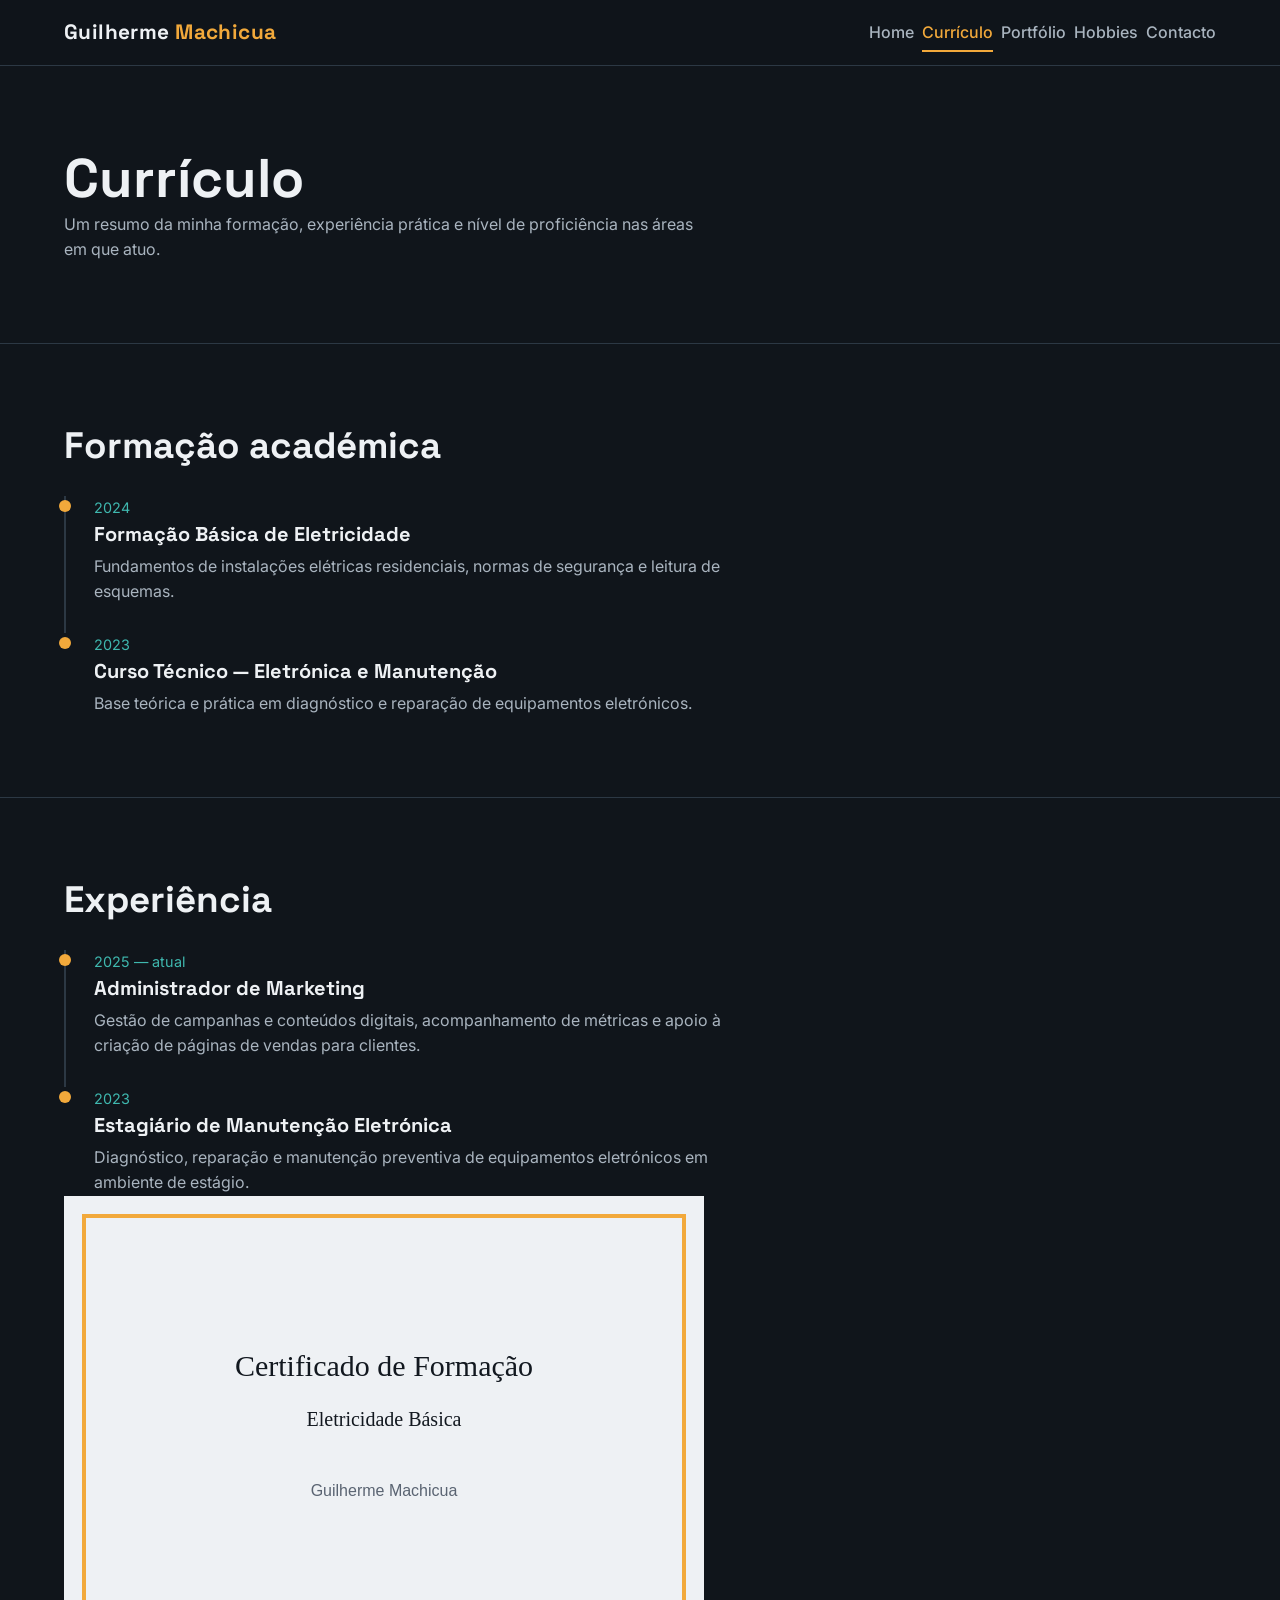
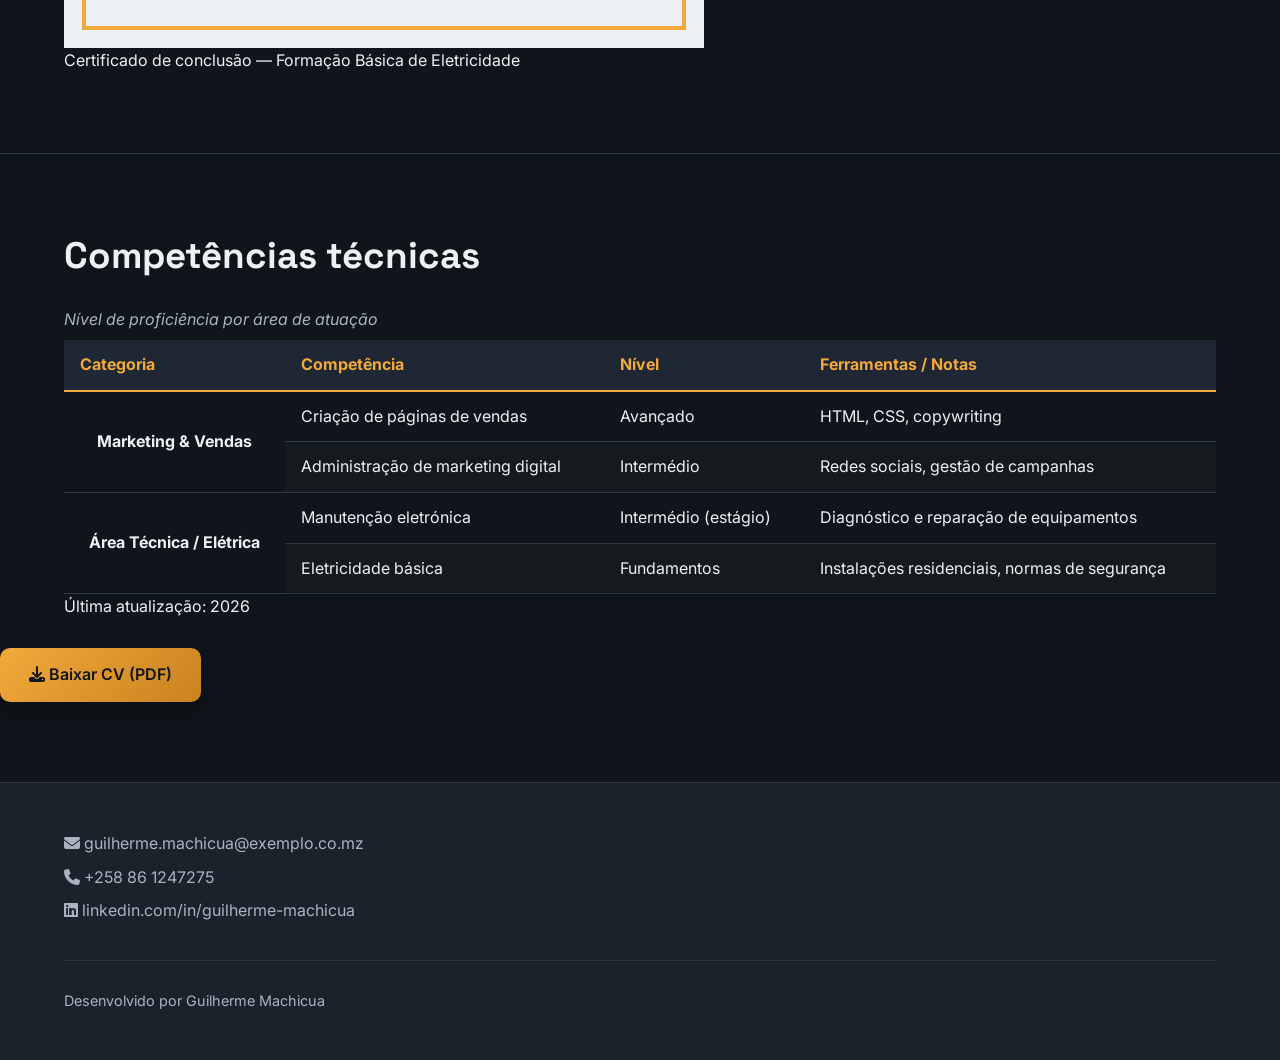
<file: about.html>
<!DOCTYPE html>
<html lang="pt-MZ">
<head>
  <meta charset="UTF-8">
  <meta name="viewport" content="width=device-width, initial-scale=1.0">
  <title>Currículo — Guilherme Machicua</title>
  <meta name="description" content="Formação académica, experiência e competências técnicas de Guilherme Machicua.">
  <link rel="preconnect" href="https://fonts.googleapis.com">
  <link href="https://fonts.googleapis.com/css2?family=Space+Grotesk:wght@500;700&family=Inter:wght@400;500;600&display=swap" rel="stylesheet">
  <link rel="stylesheet" href="https://cdnjs.cloudflare.com/ajax/libs/font-awesome/6.5.1/css/all.min.css">
  <link rel="stylesheet" href="css/estilo.css">
  <link rel="stylesheet" href="css/responsivo.css">
</head>
<body>

  <header class="cabecalho">
    <div class="container cabecalho__barra">
      <a href="index.html" class="logotipo">Guilherme <span>Machicua</span></a>

      <input type="checkbox" id="menu-toggle" class="menu-toggle">
      <label for="menu-toggle" class="menu-toggle-label" aria-label="Abrir menu de navegação">
        <span></span><span></span><span></span>
      </label>

      <nav class="navegacao" aria-label="Navegação principal">
        <ul class="navegacao__lista">
          <li><a href="index.html">Home</a></li>
          <li><a href="about.html" class="active">Currículo</a></li>
          <li><a href="portfolio.html">Portfólio</a></li>
          <li><a href="hobbies.html">Hobbies</a></li>
          <li><a href="contact.html">Contacto</a></li>
        </ul>
      </nav>
    </div>
  </header>

  <main>
    <section class="curriculo-intro">
      <div class="container">
        <h1>Currículo</h1>
        <p>Um resumo da minha formação, experiência prática e nível de proficiência nas áreas em que atuo.</p>
      </div>
    </section>

    <section class="formacao">
      <div class="container">
        <h2>Formação académica</h2>
        <ul class="lista-percurso">
          <li>
            <time datetime="2024">2024</time>
            <h3>Formação Básica de Eletricidade</h3>
            <p>Fundamentos de instalações elétricas residenciais, normas de segurança e leitura de esquemas.</p>
          </li>
          <li>
            <time datetime="2023">2023</time>
            <h3>Curso Técnico — Eletrónica e Manutenção</h3>
            <p>Base teórica e prática em diagnóstico e reparação de equipamentos eletrónicos.</p>
          </li>
        </ul>
      </div>
    </section>

    <section class="experiencia">
      <div class="container">
        <h2>Experiência</h2>
        <ul class="lista-percurso">
          <li>
            <time datetime="2025">2025 — atual</time>
            <h3>Administrador de Marketing</h3>
            <p>Gestão de campanhas e conteúdos digitais, acompanhamento de métricas e apoio à criação de páginas de vendas para clientes.</p>
          </li>
          <li>
            <time datetime="2023">2023</time>
            <h3>Estagiário de Manutenção Eletrónica</h3>
            <p>Diagnóstico, reparação e manutenção preventiva de equipamentos eletrónicos em ambiente de estágio.</p>
          </li>
        </ul>

        <figure>
          <img src="assets/img/certificado-eletricidade.svg" alt="Certificado de formação em Eletricidade Básica emitido a Guilherme Machicua" width="640" height="452">
          <figcaption>Certificado de conclusão — Formação Básica de Eletricidade</figcaption>
        </figure>
      </div>
    </section>

    <section class="competencias-tecnicas">
      <div class="container">
        <h2>Competências técnicas</h2>
        <div class="tabela-wrapper">
          <table>
            <caption>Nível de proficiência por área de atuação</caption>
            <thead>
              <tr>
                <th scope="col">Categoria</th>
                <th scope="col">Competência</th>
                <th scope="col">Nível</th>
                <th scope="col">Ferramentas / Notas</th>
              </tr>
            </thead>
            <tbody>
              <tr>
                <th scope="rowgroup" rowspan="2">Marketing &amp; Vendas</th>
                <td>Criação de páginas de vendas</td>
                <td>Avançado</td>
                <td>HTML, CSS, copywriting</td>
              </tr>
              <tr>
                <td>Administração de marketing digital</td>
                <td>Intermédio</td>
                <td>Redes sociais, gestão de campanhas</td>
              </tr>
              <tr>
                <th scope="rowgroup" rowspan="2">Área Técnica / Elétrica</th>
                <td>Manutenção eletrónica</td>
                <td>Intermédio (estágio)</td>
                <td>Diagnóstico e reparação de equipamentos</td>
              </tr>
              <tr>
                <td>Eletricidade básica</td>
                <td>Fundamentos</td>
                <td>Instalações residenciais, normas de segurança</td>
              </tr>
            </tbody>
            <tfoot>
              <tr>
                <td colspan="4">Última atualização: 2026</td>
              </tr>
            </tfoot>
          </table>
        </div>
      </div>

      <a href="assets/ficheiros/Machicua_CV_1.pdf" download class="botao botao--primario">
  <i class="fa-solid fa-download"></i> Baixar CV (PDF)
</a>
    </section>
  </main>

  <footer class="rodape">
    <div class="container rodape__grelha">
      <ul class="rodape__contactos">
        <li><i class="fa-solid fa-envelope"></i> guilherme.machicua@exemplo.co.mz</li>
        <li><i class="fa-solid fa-phone"></i> +258 86 1247275</li>
        <li><i class="fa-brands fa-linkedin"></i> linkedin.com/in/guilherme-machicua</li>
      </ul>
    </div>
    <div class="container rodape__assinatura">
      Desenvolvido por Guilherme Machicua
    </div>
  </footer>

</body>
</html>
</file>
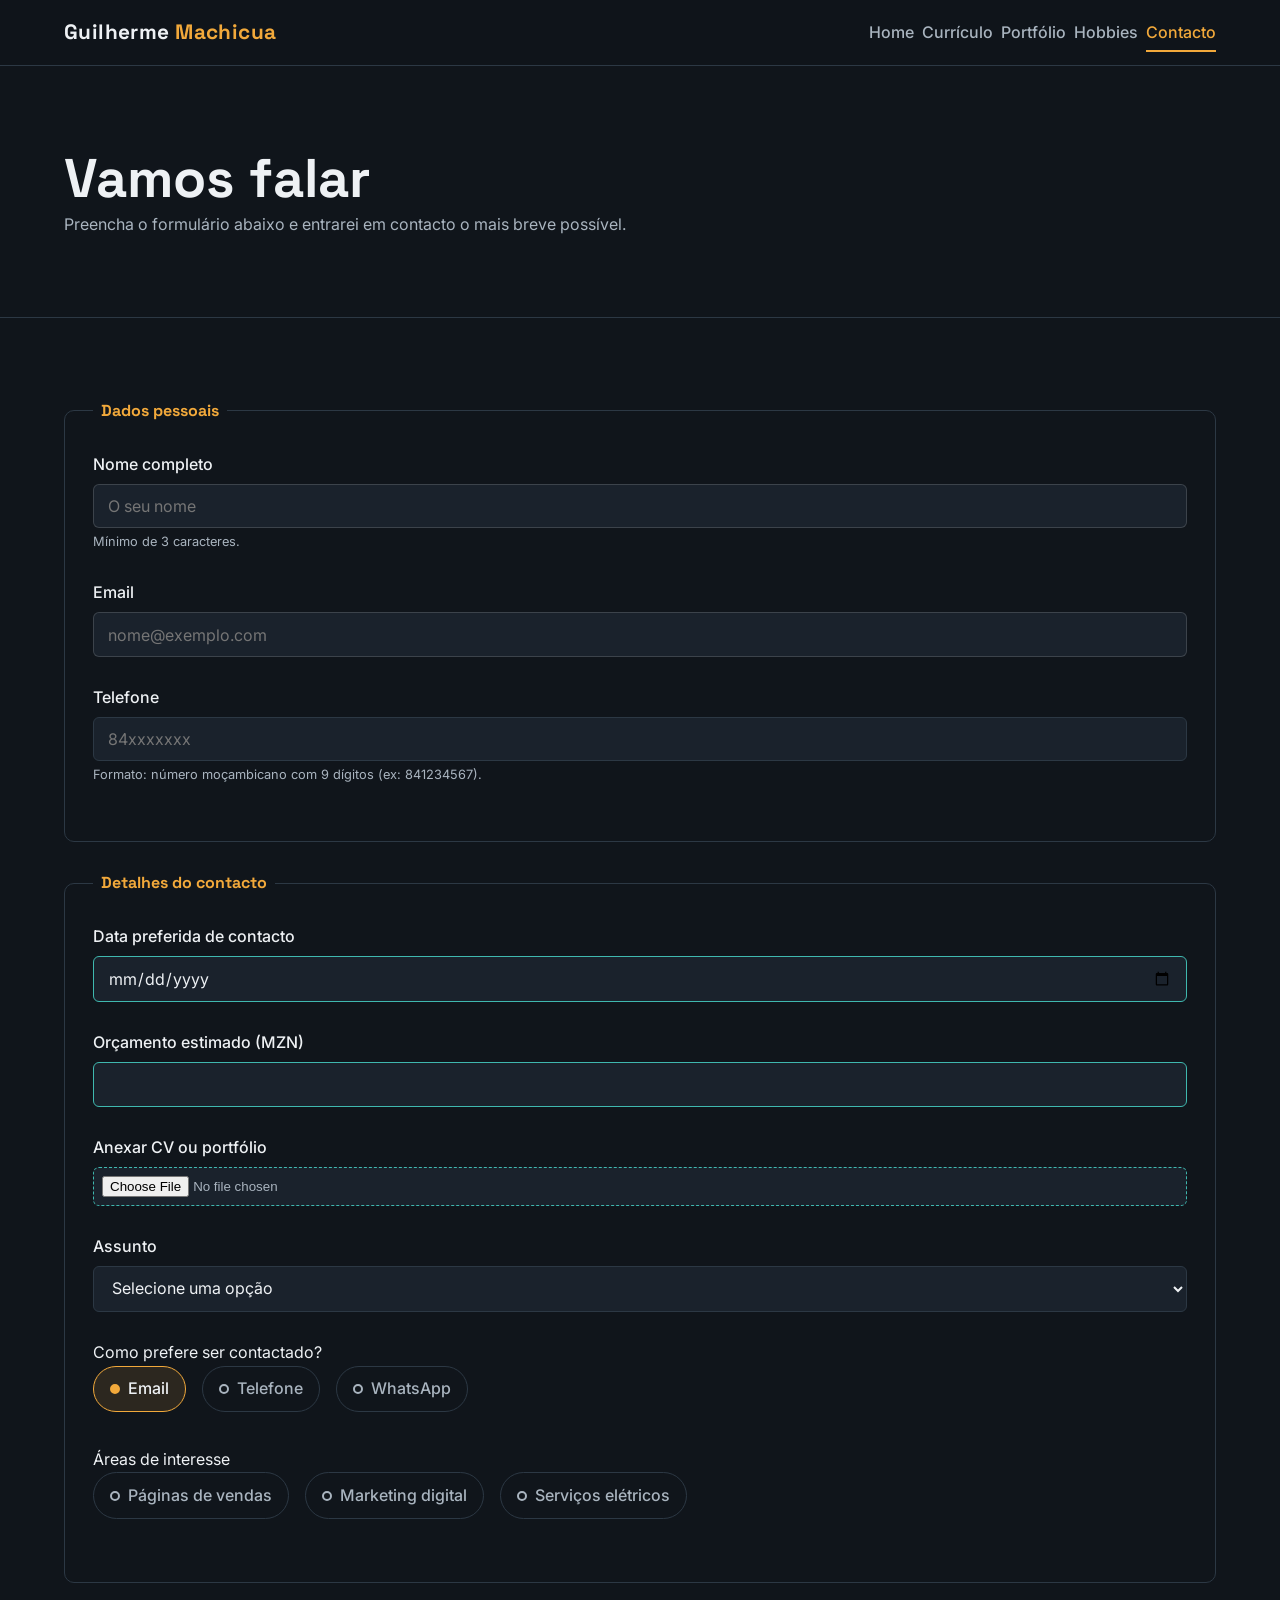
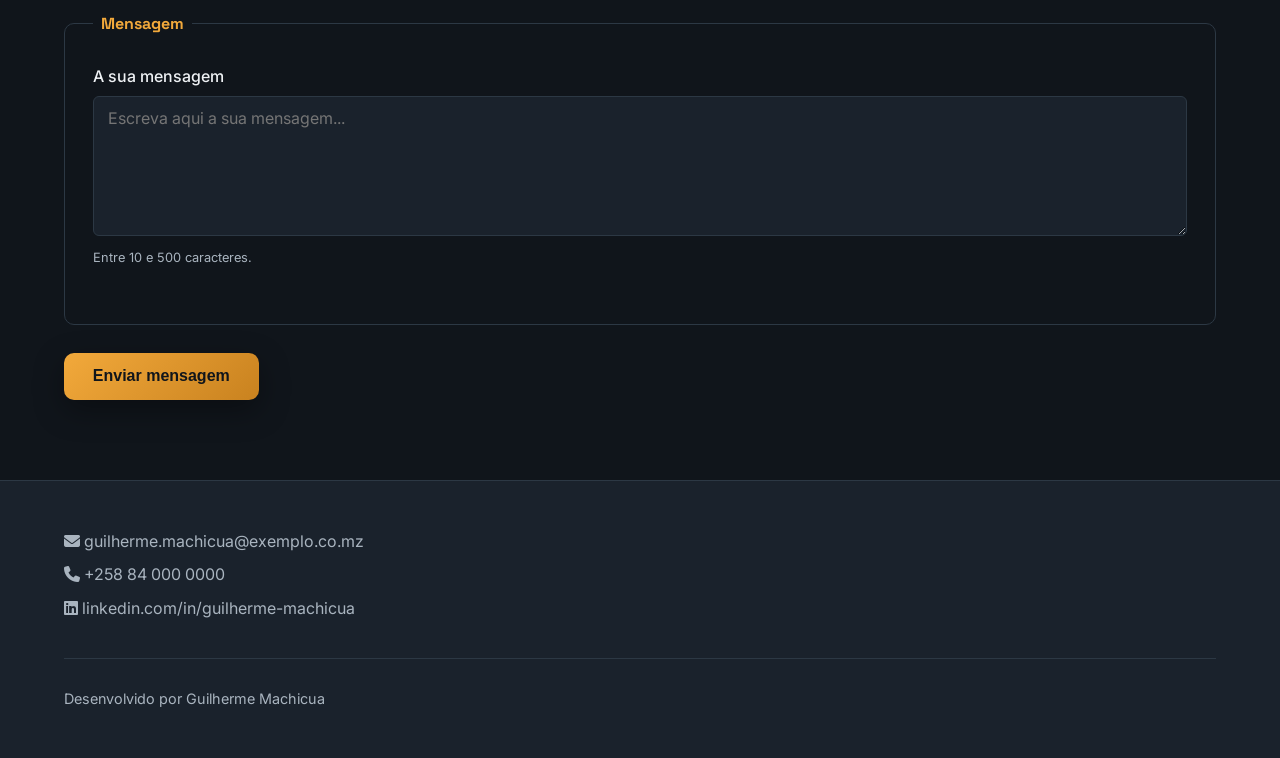
<file: contact.html>
<!DOCTYPE html>
<html lang="pt-MZ">
<head>
  <meta charset="UTF-8">
  <meta name="viewport" content="width=device-width, initial-scale=1.0">
  <title>Contacto — Guilherme Machicua</title>
  <meta name="description" content="Formulário de contacto de Guilherme Machicua.">
  <link rel="preconnect" href="https://fonts.googleapis.com">
  <link href="https://fonts.googleapis.com/css2?family=Space+Grotesk:wght@500;700&family=Inter:wght@400;500;600&display=swap" rel="stylesheet">
  <link rel="stylesheet" href="https://cdnjs.cloudflare.com/ajax/libs/font-awesome/6.5.1/css/all.min.css">
  <link rel="stylesheet" href="css/estilo.css">
  <link rel="stylesheet" href="css/responsivo.css">
</head>
<body>

  <header class="cabecalho">
    <div class="container cabecalho__barra">
      <a href="index.html" class="logotipo">Guilherme <span>Machicua</span></a>

      <input type="checkbox" id="menu-toggle" class="menu-toggle">
      <label for="menu-toggle" class="menu-toggle-label" aria-label="Abrir menu de navegação">
        <span></span><span></span><span></span>
      </label>

      <nav class="navegacao" aria-label="Navegação principal">
        <ul class="navegacao__lista">
          <li><a href="index.html">Home</a></li>
          <li><a href="about.html">Currículo</a></li>
          <li><a href="portfolio.html">Portfólio</a></li>
          <li><a href="hobbies.html">Hobbies</a></li>
          <li><a href="contact.html" class="active">Contacto</a></li>
        </ul>
      </nav>
    </div>
  </header>

  <main>
    <section class="contacto-intro">
      <div class="container">
        <h1>Vamos falar</h1>
        <p>Preencha o formulário abaixo e entrarei em contacto o mais breve possível.</p>
      </div>
    </section>

    <section class="contacto-formulario">
      <div class="container">
        <form class="formulario-contacto" action="#" method="post">

          <fieldset>
            <legend>Dados pessoais</legend>

            <div class="campo">
              <label for="nome">Nome completo</label>
              <input type="text" id="nome" name="nome" required minlength="3" placeholder="O seu nome">
              <span class="dica">Mínimo de 3 caracteres.</span>
            </div>

            <div class="campo">
              <label for="email">Email</label>
              <input type="email" id="email" name="email" required placeholder="nome@exemplo.com">
            </div>

            <div class="campo">
              <label for="telefone">Telefone</label>
              <input type="tel" id="telefone" name="telefone" pattern="8[2-7][0-9]{7}" placeholder="84xxxxxxx">
              <span class="dica">Formato: número moçambicano com 9 dígitos (ex: 841234567).</span>
            </div>
          </fieldset>

          <fieldset>
            <legend>Detalhes do contacto</legend>

            <div class="campo">
              <label for="data">Data preferida de contacto</label>
              <input type="date" id="data" name="data">
            </div>

            <div class="campo">
              <label for="orcamento">Orçamento estimado (MZN)</label>
              <input type="number" id="orcamento" name="orcamento" min="500" max="100000" step="100">
            </div>

            <div class="campo">
              <label for="ficheiro">Anexar CV ou portfólio</label>
              <input type="file" id="ficheiro" name="ficheiro" accept=".pdf,.doc,.docx">
            </div>

            <div class="campo">
              <label for="assunto">Assunto</label>
              <select id="assunto" name="assunto">
                <option value="">Selecione uma opção</option>
                <option value="pagina-vendas">Criação de página de vendas</option>
                <option value="marketing">Marketing digital</option>
                <option value="eletronica">Manutenção eletrónica</option>
                <option value="eletricidade">Serviço elétrico</option>
                <option value="outro">Outro assunto</option>
              </select>
            </div>

            <div class="campo">
              <span>Como prefere ser contactado?</span>
              <div class="grupo-opcoes">
                <span class="opcao">
                  <input type="radio" id="contacto-email" name="contacto-preferido" value="email" checked>
                  <label for="contacto-email">Email</label>
                </span>
                <span class="opcao">
                  <input type="radio" id="contacto-telefone" name="contacto-preferido" value="telefone">
                  <label for="contacto-telefone">Telefone</label>
                </span>
                <span class="opcao">
                  <input type="radio" id="contacto-whatsapp" name="contacto-preferido" value="whatsapp">
                  <label for="contacto-whatsapp">WhatsApp</label>
                </span>
              </div>
            </div>

            <div class="campo">
              <span>Áreas de interesse</span>
              <div class="grupo-opcoes">
                <span class="opcao">
                  <input type="checkbox" id="interesse-vendas" name="interesses" value="vendas">
                  <label for="interesse-vendas">Páginas de vendas</label>
                </span>
                <span class="opcao">
                  <input type="checkbox" id="interesse-marketing" name="interesses" value="marketing">
                  <label for="interesse-marketing">Marketing digital</label>
                </span>
                <span class="opcao">
                  <input type="checkbox" id="interesse-eletrica" name="interesses" value="eletrica">
                  <label for="interesse-eletrica">Serviços elétricos</label>
                </span>
              </div>
            </div>
          </fieldset>

          <fieldset>
            <legend>Mensagem</legend>
            <div class="campo">
              <label for="mensagem">A sua mensagem</label>
              <textarea id="mensagem" name="mensagem" required minlength="10" maxlength="500" placeholder="Escreva aqui a sua mensagem..."></textarea>
              <span class="dica">Entre 10 e 500 caracteres.</span>
            </div>
          </fieldset>

          <button type="submit" class="botao botao--primario">Enviar mensagem</button>
        </form>
      </div>
    </section>
  </main>

  <footer class="rodape">
    <div class="container rodape__grelha">
      <ul class="rodape__contactos">
        <li><i class="fa-solid fa-envelope"></i> guilherme.machicua@exemplo.co.mz</li>
        <li><i class="fa-solid fa-phone"></i> +258 84 000 0000</li>
        <li><i class="fa-brands fa-linkedin"></i> linkedin.com/in/guilherme-machicua</li>
      </ul>
    </div>
    <div class="container rodape__assinatura">
      Desenvolvido por Guilherme Machicua
    </div>
  </footer>

</body>
</html>
</file>
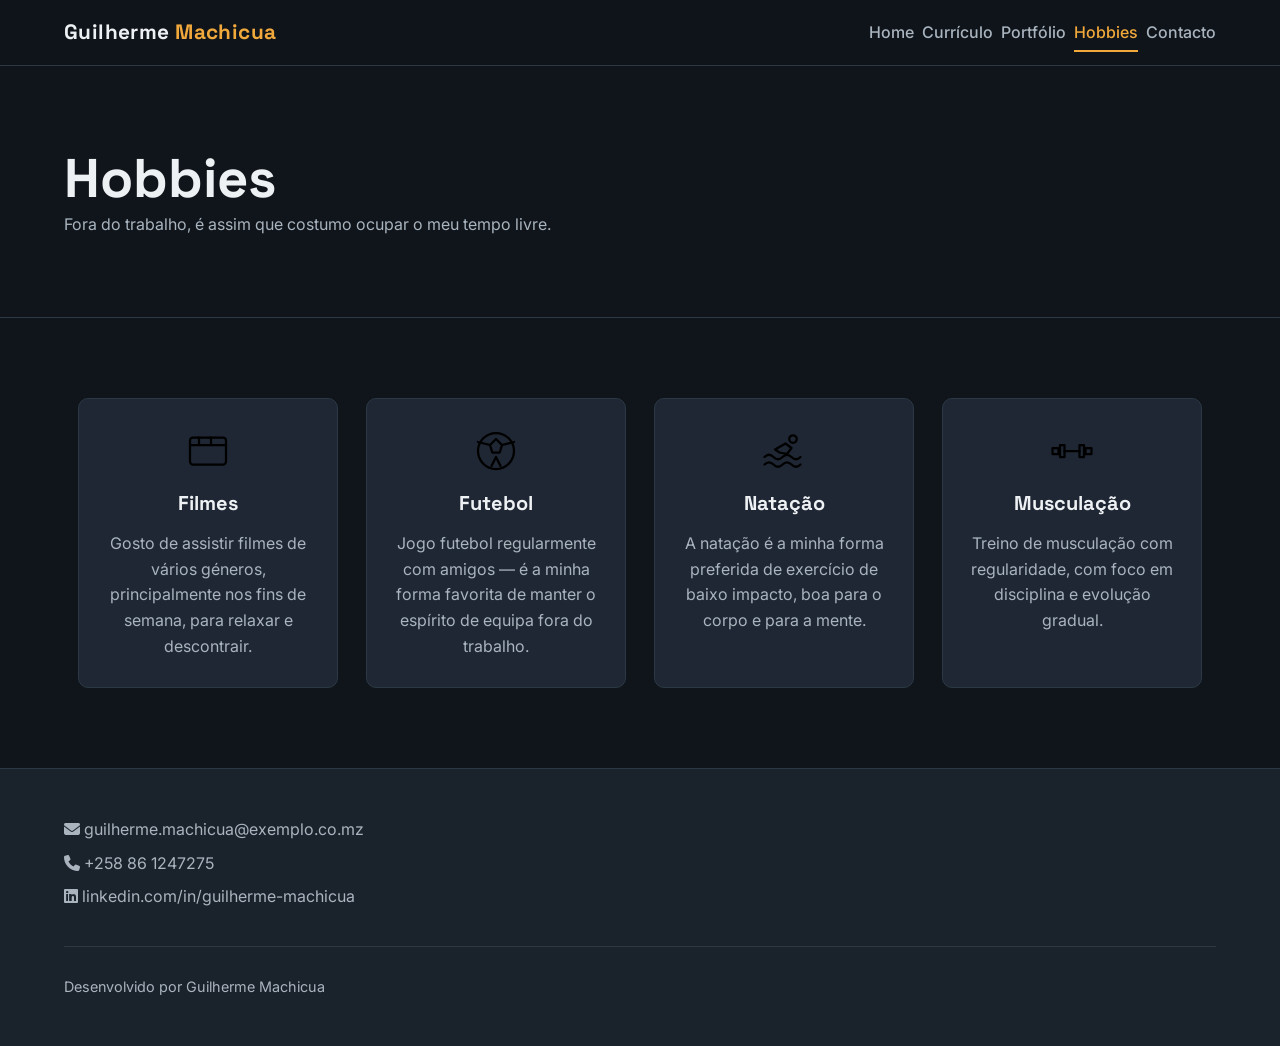
<file: hobbies.html>
<!DOCTYPE html>
<html lang="pt-MZ">
<head>
  <meta charset="UTF-8">
  <meta name="viewport" content="width=device-width, initial-scale=1.0">
  <title>Hobbies — Guilherme Machicua</title>
  <meta name="description" content="Hobbies e interesses pessoais de Guilherme Machicua.">
  <link rel="preconnect" href="https://fonts.googleapis.com">
  <link href="https://fonts.googleapis.com/css2?family=Space+Grotesk:wght@500;700&family=Inter:wght@400;500;600&display=swap" rel="stylesheet">
  <link rel="stylesheet" href="https://cdnjs.cloudflare.com/ajax/libs/font-awesome/6.5.1/css/all.min.css">
  <link rel="stylesheet" href="css/estilo.css">
  <link rel="stylesheet" href="css/responsivo.css">
</head>
<body>

  <header class="cabecalho">
    <div class="container cabecalho__barra">
      <a href="index.html" class="logotipo">Guilherme <span>Machicua</span></a>

      <input type="checkbox" id="menu-toggle" class="menu-toggle">
      <label for="menu-toggle" class="menu-toggle-label" aria-label="Abrir menu de navegação">
        <span></span><span></span><span></span>
      </label>

      <nav class="navegacao" aria-label="Navegação principal">
        <ul class="navegacao__lista">
          <li><a href="index.html">Home</a></li>
          <li><a href="about.html">Currículo</a></li>
          <li><a href="portfolio.html">Portfólio</a></li>
          <li><a href="hobbies.html" class="active">Hobbies</a></li>
          <li><a href="contact.html">Contacto</a></li>
        </ul>
      </nav>
    </div>
  </header>

  <main>
    <section class="hobbies-intro">
      <div class="container">
        <h1>Hobbies</h1>
        <p>Fora do trabalho, é assim que costumo ocupar o meu tempo livre.</p>
      </div>
    </section>

    <section class="hobbies-grelha">
      <div class="container">
        <div class="grelha-hobbies">

          <article class="cartao-hobby">
            <img src="assets/img/icon-filmes.svg" alt="Ícone de claquete de cinema, representando o hobby de assistir filmes" class="icone-hobby" width="48" height="48">
            <h3>Filmes</h3>
            <p>Gosto de assistir filmes de vários géneros, principalmente nos fins de semana, para relaxar e descontrair.</p>
          </article>

          <article class="cartao-hobby">
            <img src="assets/img/icon-futebol.svg" alt="Ícone de bola de futebol, representando o hobby de jogar futebol" class="icone-hobby" width="48" height="48">
            <h3>Futebol</h3>
            <p>Jogo futebol regularmente com amigos — é a minha forma favorita de manter o espírito de equipa fora do trabalho.</p>
          </article>

          <article class="cartao-hobby">
            <img src="assets/img/icon-natacao.svg" alt="Ícone de nadador, representando o hobby de natação" class="icone-hobby" width="48" height="48">
            <h3>Natação</h3>
            <p>A natação é a minha forma preferida de exercício de baixo impacto, boa para o corpo e para a mente.</p>
          </article>

          <article class="cartao-hobby">
            <img src="assets/img/icon-musculacao.svg" alt="Ícone de halteres, representando o hobby de musculação" class="icone-hobby" width="48" height="48">
            <h3>Musculação</h3>
            <p>Treino de musculação com regularidade, com foco em disciplina e evolução gradual.</p>
          </article>

        </div>

      
      </div>
    </section>
  </main>

  <footer class="rodape">
    <div class="container rodape__grelha">
      <ul class="rodape__contactos">
        <li><i class="fa-solid fa-envelope"></i> guilherme.machicua@exemplo.co.mz</li>
        <li><i class="fa-solid fa-phone"></i> +258 86 1247275</li>
        <li><i class="fa-brands fa-linkedin"></i> linkedin.com/in/guilherme-machicua</li>
      </ul>
    </div>
    <div class="container rodape__assinatura">
      Desenvolvido por Guilherme Machicua
    </div>
  </footer>

</body>
</html>
</file>
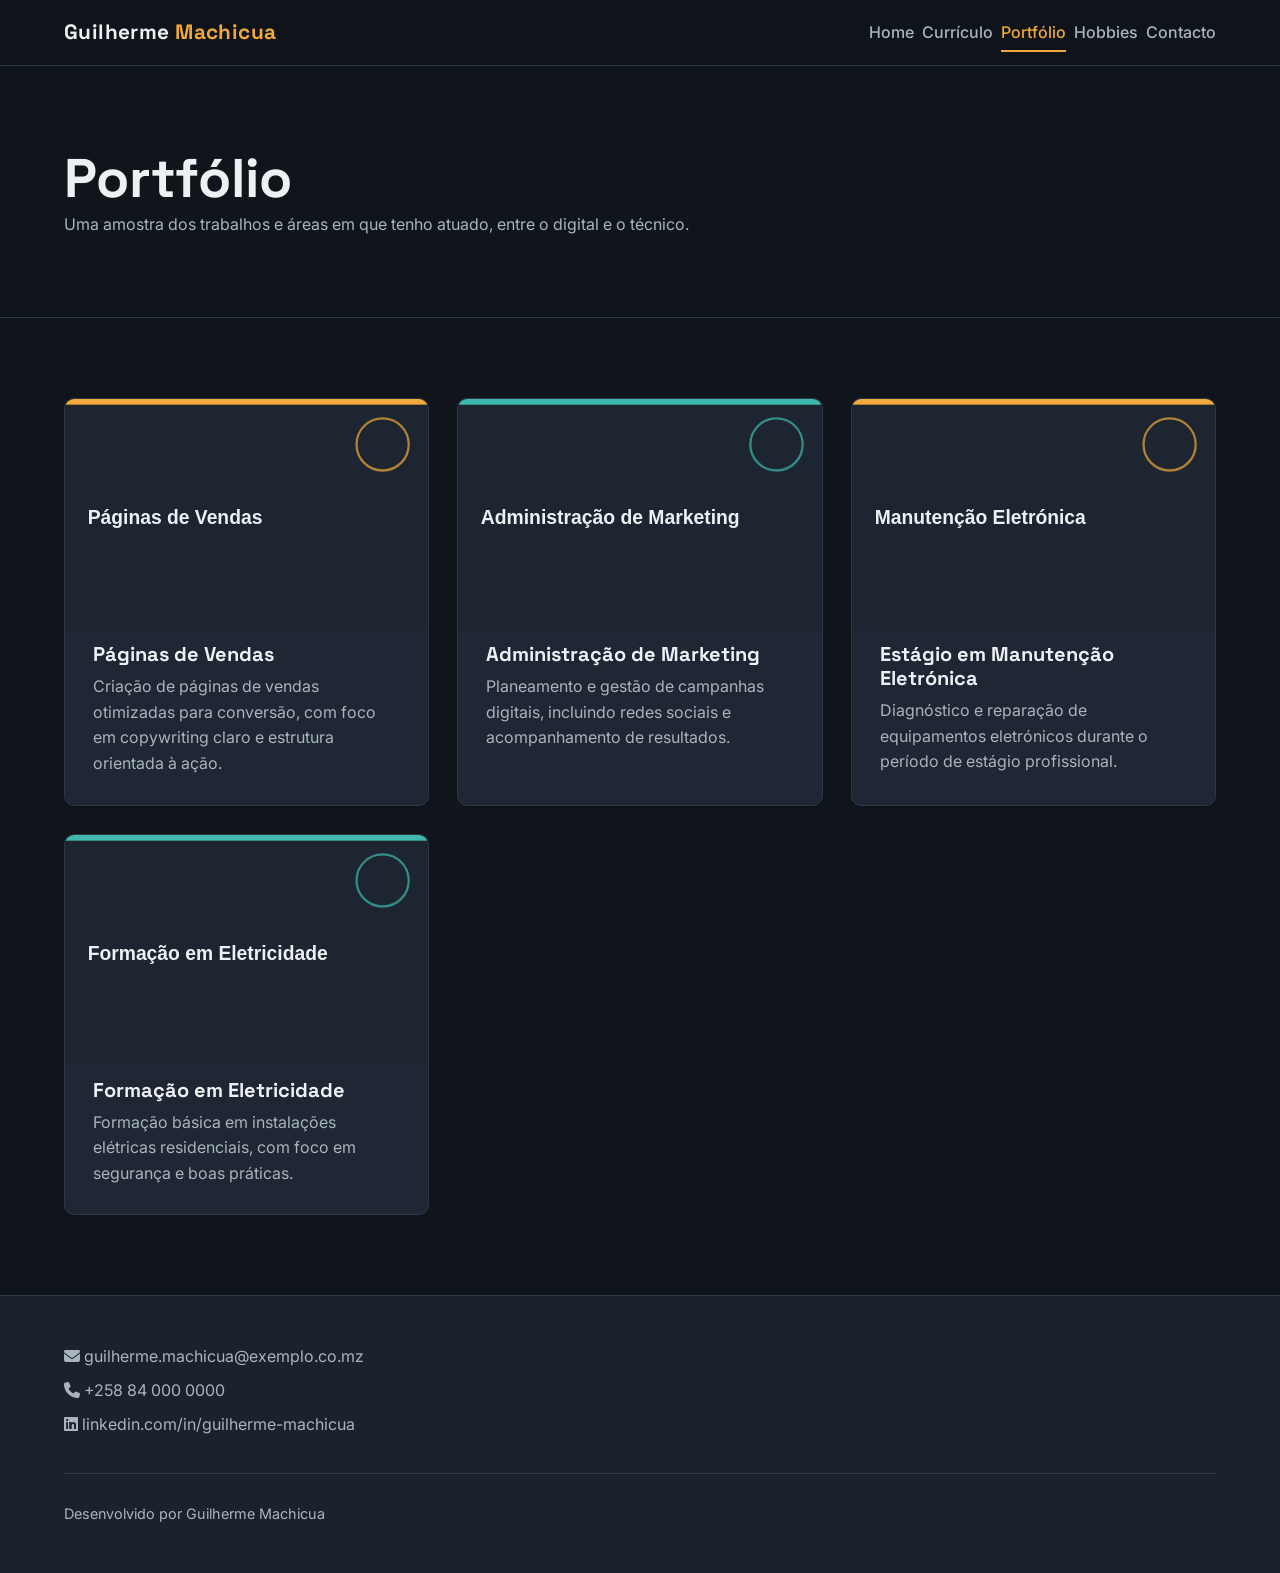
<file: portfolio.html>
<!DOCTYPE html>
<html lang="pt-MZ">
<head>
  <meta charset="UTF-8">
  <meta name="viewport" content="width=device-width, initial-scale=1.0">
  <title>Portfólio — Guilherme Machicua</title>
  <meta name="description" content="Projetos e trabalhos de Guilherme Machicua em marketing, vendas e eletrónica.">
  <link rel="preconnect" href="https://fonts.googleapis.com">
  <link href="https://fonts.googleapis.com/css2?family=Space+Grotesk:wght@500;700&family=Inter:wght@400;500;600&display=swap" rel="stylesheet">
  <link rel="stylesheet" href="https://cdnjs.cloudflare.com/ajax/libs/font-awesome/6.5.1/css/all.min.css">
  <link rel="stylesheet" href="css/estilo.css">
  <link rel="stylesheet" href="css/responsivo.css">
</head>
<body>

  <header class="cabecalho">
    <div class="container cabecalho__barra">
      <a href="index.html" class="logotipo">Guilherme <span>Machicua</span></a>

      <input type="checkbox" id="menu-toggle" class="menu-toggle">
      <label for="menu-toggle" class="menu-toggle-label" aria-label="Abrir menu de navegação">
        <span></span><span></span><span></span>
      </label>

      <nav class="navegacao" aria-label="Navegação principal">
        <ul class="navegacao__lista">
          <li><a href="index.html">Home</a></li>
          <li><a href="about.html">Currículo</a></li>
          <li><a href="portfolio.html" class="active">Portfólio</a></li>
          <li><a href="hobbies.html">Hobbies</a></li>
          <li><a href="contact.html">Contacto</a></li>
        </ul>
      </nav>
    </div>
  </header>

  <main>
    <section class="portfolio-intro">
      <div class="container">
        <h1>Portfólio</h1>
        <p>Uma amostra dos trabalhos e áreas em que tenho atuado, entre o digital e o técnico.</p>
      </div>
    </section>

    <section class="portfolio-grelha">
      <div class="container">
        <div class="grelha-portfolio">

          <article class="cartao-projeto">
            <figure>
              <img src="assets/img/projeto-paginas-vendas.svg" alt="Miniatura ilustrativa do projeto de criação de páginas de vendas" width="640" height="400">
            </figure>
            <div class="cartao-projeto__corpo">
              <h3>Páginas de Vendas</h3>
              <p>Criação de páginas de vendas otimizadas para conversão, com foco em copywriting claro e estrutura orientada à ação.</p>
            </div>
          </article>

          <article class="cartao-projeto">
            <figure>
              <img src="assets/img/projeto-marketing.svg" alt="Miniatura ilustrativa do projeto de administração de marketing" width="640" height="400">
            </figure>
            <div class="cartao-projeto__corpo">
              <h3>Administração de Marketing</h3>
              <p>Planeamento e gestão de campanhas digitais, incluindo redes sociais e acompanhamento de resultados.</p>
            </div>
          </article>

          <article class="cartao-projeto">
            <figure>
              <img src="assets/img/projeto-eletronica.svg" alt="Miniatura ilustrativa do estágio em manutenção eletrónica" width="640" height="400">
            </figure>
            <div class="cartao-projeto__corpo">
              <h3>Estágio em Manutenção Eletrónica</h3>
              <p>Diagnóstico e reparação de equipamentos eletrónicos durante o período de estágio profissional.</p>
            </div>
          </article>

          <article class="cartao-projeto">
            <figure>
              <img src="assets/img/projeto-eletricidade.svg" alt="Miniatura ilustrativa da formação básica em eletricidade" width="640" height="400">
            </figure>
            <div class="cartao-projeto__corpo">
              <h3>Formação em Eletricidade</h3>
              <p>Formação básica em instalações elétricas residenciais, com foco em segurança e boas práticas.</p>
            </div>
          </article>

        </div>
      </div>
    </section>
  </main>

  <footer class="rodape">
    <div class="container rodape__grelha">
      <ul class="rodape__contactos">
        <li><i class="fa-solid fa-envelope"></i> guilherme.machicua@exemplo.co.mz</li>
        <li><i class="fa-solid fa-phone"></i> +258 84 000 0000</li>
        <li><i class="fa-brands fa-linkedin"></i> linkedin.com/in/guilherme-machicua</li>
      </ul>
    </div>
    <div class="container rodape__assinatura">
      Desenvolvido por Guilherme Machicua
    </div>
  </footer>

</body>
</html>
</file>
<file: css/estilo.css>
/* ==========================================================================
   ESTILO.CSS — folha de estilos partilhada
   Site de currículo pessoal de Guilherme Machicua
   Trabalho Prático I — Programação de Design Web (Universidade Licungo)
   ========================================================================== */

/* --------------------------------------------------------------------------
   1. VARIÁVEIS CSS (custom properties)
   -------------------------------------------------------------------------- */
:root {
  /* Cores principais — paleta "grafite + faísca elétrica",
     inspirada no percurso técnico (eletricidade) e desportivo do Guilherme */
  --cor-fundo: #10151b;
  --cor-fundo-alt: #1a222c;
  --cor-fundo-card: #1e2733;
  --cor-borda: #2c3844;
  --cor-texto: #eef1f4;
  --cor-texto-suave: #a9b4bf;
  --cor-acento: #f2a93b;   /* âmbar — faísca elétrica */
  --cor-acento-escuro: #c9821f;
  --cor-acento-2: #3fb8af; /* verde-água — desporto / água */

  /* Tipografia */
  --fonte-titulo: 'Space Grotesk', 'Segoe UI', sans-serif;
  --fonte-corpo: 'Inter', 'Segoe UI', Arial, sans-serif;

  /* Espaçamentos (escala em rem, para consistência entre páginas) */
  --espaco-xs: 0.5rem;
  --espaco-sm: 1rem;
  --espaco-md: 1.75rem;
  --espaco-lg: 3rem;
  --espaco-xl: 5rem;

  /* Outros */
  --raio: 10px;
  --sombra: 0 10px 30px rgba(0, 0, 0, 0.35);
  --transicao: 0.25s ease;
}

/* --------------------------------------------------------------------------
   2. RESET E MODELO DE CAIXA
   -------------------------------------------------------------------------- */
*,
*::before,
*::after {
  box-sizing: border-box; /* box-sizing consistente em todo o site */
  margin: 0;
  padding: 0;
}

html {
  scroll-behavior: smooth;
}

body {
  background-color: var(--cor-fundo);
  color: var(--cor-texto);
  font-family: var(--fonte-corpo);
  font-size: 100%; /* 16px como base para os cálculos em rem */
  line-height: 1.6;
  min-height: 100vh; /* unidade relativa à viewport */
}

img {
  max-width: 100%;
  display: block;
}

a {
  color: inherit;
  text-decoration: none;
}

ul,
ol {
  list-style: none;
}

/* Foco visível para acessibilidade (navegação por teclado) */
a:focus-visible,
button:focus-visible,
input:focus-visible,
textarea:focus-visible,
select:focus-visible {
  outline: 2px solid var(--cor-acento);
  outline-offset: 3px;
}

/* --------------------------------------------------------------------------
   3. TIPOGRAFIA E HIERARQUIA
   -------------------------------------------------------------------------- */
h1,
h2,
h3 {
  font-family: var(--fonte-titulo);
  line-height: 1.2;
  font-weight: 700;
}

h1 {
  font-size: clamp(2.1rem, 4vw + 1rem, 3.4rem); /* unidade relativa vw combinada com rem */
}

h2 {
  font-size: clamp(1.6rem, 2vw + 1rem, 2.3rem);
  margin-bottom: var(--espaco-md);
}

h3 {
  font-size: 1.25rem;
  margin-bottom: var(--espaco-xs);
}

p {
  color: var(--cor-texto-suave);
  max-width: 65ch; /* linhas de leitura confortáveis */
}

.destaque {
  color: var(--cor-acento);
}

/* --------------------------------------------------------------------------
   4. LAYOUT DE CONTENTOR
   -------------------------------------------------------------------------- */
.container {
  width: min(1100px, 92%);
  margin-inline: auto;
}

main {
  display: block;
}

section {
  padding-block: var(--espaco-xl);
}

section + section {
  border-top: 1px solid var(--cor-borda); /* seletor de irmão adjacente */
}

/* --------------------------------------------------------------------------
   5. CABEÇALHO / NAVEGAÇÃO
   Nota sobre posicionamento (exigido no enunciado):
   - static  → posição normal, segue o fluxo do documento (padrão).
   - relative → mantém o fluxo, mas pode deslocar-se com top/left a partir
                da sua própria posição original.
   - absolute → sai do fluxo por completo; posiciona-se em relação ao
                ancestral posicionado mais próximo (ou ao <html>).
   - fixed   → sai do fluxo; posiciona-se em relação à janela do browser
                e não se move ao fazer scroll.
   - sticky  → híbrido: comporta-se como "relative" até atingir o limiar
                definido (ex: top: 0), passando então a agir como "fixed"
                enquanto o seu contentor pai estiver visível. É o que
                usamos no header abaixo, para o menu acompanhar o scroll
                sem sair do documento por completo.
   -------------------------------------------------------------------------- */
.cabecalho {
  position: sticky;
  top: 0;
  z-index: 50;
  background-color: rgba(16, 21, 27, 0.92);
  backdrop-filter: blur(6px);
  border-bottom: 1px solid var(--cor-borda);
}

.cabecalho__barra {
  display: flex;
  align-items: center;
  justify-content: space-between;
  padding-block: var(--espaco-sm);
}

.logotipo {
  font-family: var(--fonte-titulo);
  font-size: 1.3rem;
  font-weight: 700;
  letter-spacing: 0.02em;
}

.logotipo span {
  color: var(--cor-acento);
}

/* Checkbox "escondido" — abre/fecha o menu em ecrãs pequenos sem JavaScript.
   Abordagem mobile-first: por defeito (mobile) o menu vem fechado e o
   botão de alternância fica visível; o ecrã maior "desliga" este
   comportamento em responsivo.css. */
.menu-toggle {
  position: absolute;
  opacity: 0;
  width: 1px;
  height: 1px;
}

.menu-toggle-label {
  display: flex;
  flex-direction: column;
  gap: 5px;
  cursor: pointer;
  padding: var(--espaco-xs);
  z-index: 60;
}

.menu-toggle-label span {
  width: 26px;
  height: 2px;
  background-color: var(--cor-texto);
  transition: transform var(--transicao), opacity var(--transicao);
}

/* Animação do ícone hamburguer para "X" quando o menu está aberto */
.menu-toggle:checked ~ .cabecalho__barra .menu-toggle-label span:nth-child(1) {
  transform: translateY(7px) rotate(45deg);
}

.menu-toggle:checked ~ .cabecalho__barra .menu-toggle-label span:nth-child(2) {
  opacity: 0;
}

.menu-toggle:checked ~ .cabecalho__barra .menu-toggle-label span:nth-child(3) {
  transform: translateY(-7px) rotate(-45deg);
}

.navegacao {
  position: absolute;
  top: 100%;
  left: 0;
  right: 0;
  background-color: var(--cor-fundo-alt);
  border-bottom: 1px solid var(--cor-borda);
  max-height: 0;
  overflow: hidden;
  transition: max-height var(--transicao);
}

.menu-toggle:checked ~ .navegacao {
  max-height: 320px;
}

.navegacao__lista {
  display: flex;
  flex-direction: column;
  padding: var(--espaco-sm) var(--espaco-md);
  gap: var(--espaco-xs);
}

.navegacao__lista > li > a {
  position: relative;
  padding-block: var(--espaco-xs);
  font-weight: 500;
  color: var(--cor-texto-suave);
  transition: color var(--transicao);
}

.navegacao__lista > li > a::after {
  content: "";
  position: absolute;
  left: 0;
  bottom: -2px;
  width: 0%;
  height: 2px;
  background-color: var(--cor-acento);
  transition: width var(--transicao);
}

.navegacao__lista > li > a:hover,
.navegacao__lista > li > a:focus-visible {
  color: var(--cor-texto);
}

.navegacao__lista > li > a:hover::after,
.navegacao__lista > li > a:focus-visible::after {
  width: 100%;
}

/* Página atual em destaque — via classe "active" no link correspondente */
.navegacao__lista > li > a.active {
  color: var(--cor-acento);
}

.navegacao__lista > li > a.active::after {
  width: 100%;
}

/* --------------------------------------------------------------------------
   6. RODAPÉ
   -------------------------------------------------------------------------- */
.rodape {
  background-color: var(--cor-fundo-alt);
  border-top: 1px solid var(--cor-borda);
  padding-block: var(--espaco-lg);
  color: var(--cor-texto-suave);
}

.rodape__grelha {
  display: flex;
  flex-wrap: wrap;
  justify-content: space-between;
  gap: var(--espaco-md);
}

.rodape__contactos li {
  margin-bottom: var(--espaco-xs);
}

.rodape__contactos a:hover {
  color: var(--cor-acento);
}

.rodape__assinatura {
  margin-top: var(--espaco-md);
  padding-top: var(--espaco-md);
  border-top: 1px solid var(--cor-borda);
  font-size: 0.9rem;
}

/* --------------------------------------------------------------------------
   7. BOTÕES / CALL TO ACTION
   -------------------------------------------------------------------------- */
.botao {
  display: inline-block;
  padding: 0.9em 1.8em;
  border-radius: var(--raio);
  font-weight: 600;
  transition: transform var(--transicao), box-shadow var(--transicao);
}

.botao--primario {
  background-image: linear-gradient(135deg, var(--cor-acento), var(--cor-acento-escuro));
  color: #10151b;
  box-shadow: var(--sombra);
}

.botao--primario:hover,
.botao--primario:focus-visible {
  transform: translateY(-3px);
  box-shadow: 0 14px 34px rgba(242, 169, 59, 0.35);
}

/* --------------------------------------------------------------------------
   8. SECÇÃO HERO (Home)
   -------------------------------------------------------------------------- */
.hero {
  padding-block: var(--espaco-xl);
}

.hero__grelha {
  display: flex;
  align-items: center;
  gap: var(--espaco-xl);
  flex-wrap: wrap;
}

.hero__texto {
  flex: 1 1 380px;
}

.hero__tagline {
  font-size: 1.15rem;
  color: var(--cor-acento-2);
  margin-block: var(--espaco-sm) var(--espaco-md);
}

.hero__avatar {
  flex: 0 1 280px;
  position: relative;
}

.hero__avatar img {
  border-radius: 50%;
  border: 3px solid var(--cor-acento);
  animation: flutuar 5s ease-in-out infinite; /* animação discreta */
}

@keyframes flutuar {
  0%, 100% { transform: translateY(0); }
  50% { transform: translateY(-10px); }
}

.competencias {
  display: flex;
  flex-wrap: wrap;
  gap: var(--espaco-xs);
  margin-top: var(--espaco-md);
}

.competencias li {
  background-color: var(--cor-fundo-card);
  border: 1px solid var(--cor-borda);
  padding: 0.4em 0.9em;
  border-radius: 999px;
  font-size: 0.9rem;
  color: var(--cor-texto-suave);
}

/* --------------------------------------------------------------------------
   9. TABELAS (página Sobre/Currículo)
   -------------------------------------------------------------------------- */
.tabela-wrapper {
  overflow-x: auto;
  margin-block: var(--espaco-md);
}

table {
  width: 100%;
  border-collapse: collapse;
  min-width: 480px;
}

caption {
  text-align: left;
  color: var(--cor-texto-suave);
  margin-bottom: var(--espaco-xs);
  font-style: italic;
}

thead th {
  background-color: var(--cor-fundo-card);
  color: var(--cor-acento);
  text-align: left;
  padding: 0.75em 1em;
  border-bottom: 2px solid var(--cor-acento);
}

tbody td,
tbody th {
  padding: 0.75em 1em;
  border-bottom: 1px solid var(--cor-borda);
}

tbody tr:nth-child(even) {
  background-color: rgba(255, 255, 255, 0.02);
}

tbody tr:hover {
  background-color: rgba(242, 169, 59, 0.06);
}

/* --------------------------------------------------------------------------
   10. LISTAS DE FORMAÇÃO / EXPERIÊNCIA
   -------------------------------------------------------------------------- */
.lista-percurso > li {
  position: relative;
  padding-left: var(--espaco-md);
  padding-bottom: var(--espaco-md);
  border-left: 2px solid var(--cor-borda);
}

.lista-percurso > li::before {
  content: "";
  position: absolute;
  left: -7px;
  top: 4px;
  width: 12px;
  height: 12px;
  border-radius: 50%;
  background-color: var(--cor-acento);
}

.lista-percurso > li:last-child {
  border-left-color: transparent;
  padding-bottom: 0;
}

.lista-percurso time {
  display: block;
  color: var(--cor-acento-2);
  font-size: 0.9rem;
  margin-bottom: 0.2em;
}

/* --------------------------------------------------------------------------
   11. GRID — PÁGINA PORTFÓLIO
   -------------------------------------------------------------------------- */
.grelha-portfolio {
  display: grid;
  grid-template-columns: repeat(auto-fit, minmax(260px, 1fr));
  gap: var(--espaco-md);
}

.cartao-projeto {
  background-color: var(--cor-fundo-card);
  border: 1px solid var(--cor-borda);
  border-radius: var(--raio);
  overflow: hidden;
  transition: transform var(--transicao), box-shadow var(--transicao);
}

.cartao-projeto:hover,
.cartao-projeto:focus-within {
  transform: translateY(-6px);
  box-shadow: var(--sombra);
}

.cartao-projeto figure {
  aspect-ratio: 16 / 10;
  overflow: hidden;
  background-color: var(--cor-fundo-alt);
}

.cartao-projeto img {
  width: 100%;
  height: 100%;
  object-fit: cover;
  transition: transform var(--transicao);
}

.cartao-projeto:hover img {
  transform: scale(1.06);
}

.cartao-projeto__corpo {
  padding: var(--espaco-sm) var(--espaco-md) var(--espaco-md);
}

.cartao-projeto figcaption {
  padding: 0.6em var(--espaco-md) 0;
  color: var(--cor-texto-suave);
  font-size: 0.85rem;
}

/* --------------------------------------------------------------------------
   12. FLEXBOX — PÁGINA HOBBIES
   -------------------------------------------------------------------------- */
.grelha-hobbies {
  display: flex;
  flex-direction: row;
  flex-wrap: wrap;
  justify-content: center;
  align-items: stretch;
  gap: var(--espaco-md);
}

.cartao-hobby {
  flex: 1 1 220px;
  max-width: 260px;
  background-color: var(--cor-fundo-card);
  border: 1px solid var(--cor-borda);
  border-radius: var(--raio);
  padding: var(--espaco-md);
  display: flex;
  flex-direction: column;
  align-items: center;
  text-align: center;
  gap: var(--espaco-xs);
  transition: border-color var(--transicao), transform var(--transicao);
}

.cartao-hobby:hover {
  border-color: var(--cor-acento-2);
  transform: translateY(-4px);
}

.cartao-hobby .icone-hobby {
  width: 48px;
  height: 48px;
  color: var(--cor-acento-2);
  margin-bottom: var(--espaco-xs);
}

/* --------------------------------------------------------------------------
   13. MULTIMÉDIA (vídeo / áudio)
   -------------------------------------------------------------------------- */
.multimedia-bloco {
  margin-block: var(--espaco-md);
}

video,
iframe {
  width: 100%;
  aspect-ratio: 16 / 9;
  border-radius: var(--raio);
  border: 1px solid var(--cor-borda);
}

audio {
  width: 100%;
  max-width: 480px;
  accent-color: var(--cor-acento);
}

/* --------------------------------------------------------------------------
   14. FORMULÁRIO DE CONTACTO
   -------------------------------------------------------------------------- */
.formulario-contacto fieldset {
  border: 1px solid var(--cor-borda);
  border-radius: var(--raio);
  padding: var(--espaco-md);
  margin-bottom: var(--espaco-md);
}

.formulario-contacto legend {
  padding-inline: 0.5em;
  color: var(--cor-acento);
  font-family: var(--fonte-titulo);
  font-weight: 700;
}

.campo {
  margin-bottom: var(--espaco-md);
}

.campo label {
  display: block;
  margin-bottom: 0.4em;
  font-weight: 500;
}

.campo .dica {
  display: block;
  font-size: 0.8rem;
  color: var(--cor-texto-suave);
  margin-top: 0.3em;
}

input[type="text"],
input[type="email"],
input[type="tel"],
input[type="date"],
input[type="number"],
select,
textarea {
  width: 100%;
  padding: 0.7em 0.9em;
  background-color: var(--cor-fundo-alt);
  border: 1px solid var(--cor-borda);
  border-radius: 6px;
  color: var(--cor-texto);
  font-family: var(--fonte-corpo);
  font-size: 1rem;
  transition: border-color var(--transicao);
}

/* Seletor de atributo — realça campos obrigatórios inválidos apenas depois de tentativa de envio */
input:required:invalid {
  border-color: rgba(255, 255, 255, 0.15);
}

input:focus,
select:focus,
textarea:focus {
  border-color: var(--cor-acento);
}

input:valid:not(:placeholder-shown) {
  border-color: var(--cor-acento-2);
}

textarea {
  min-height: 140px;
  resize: vertical;
}

input[type="file"] {
  width: 100%;
  padding: 0.6em;
  background-color: var(--cor-fundo-alt);
  border: 1px dashed var(--cor-borda);
  border-radius: 6px;
  color: var(--cor-texto-suave);
}

/* Grupo de checkboxes/radios estilizados (sem aparência nativa do navegador) */
.grupo-opcoes {
  display: flex;
  flex-wrap: wrap;
  gap: var(--espaco-sm);
}

.opcao {
  position: relative;
}

.opcao input[type="radio"],
.opcao input[type="checkbox"] {
  position: absolute;
  opacity: 0;
  width: 1px;
  height: 1px;
}

.opcao label {
  display: inline-flex;
  align-items: center;
  gap: 0.5em;
  padding: 0.6em 1em;
  border: 1px solid var(--cor-borda);
  border-radius: 999px;
  cursor: pointer;
  color: var(--cor-texto-suave);
  transition: background-color var(--transicao), color var(--transicao), border-color var(--transicao);
}

.opcao label::before {
  content: "";
  width: 10px;
  height: 10px;
  border-radius: 50%;
  border: 2px solid var(--cor-texto-suave);
}

.opcao input:checked + label {
  background-color: rgba(242, 169, 59, 0.12);
  border-color: var(--cor-acento);
  color: var(--cor-texto);
}

.opcao input:checked + label::before {
  background-color: var(--cor-acento);
  border-color: var(--cor-acento);
}

.opcao input:focus-visible + label {
  outline: 2px solid var(--cor-acento);
  outline-offset: 2px;
}

.formulario-contacto button {
  border: none;
  cursor: pointer;
  font-size: 1rem;
}

/* --------------------------------------------------------------------------
   15. UTILITÁRIOS DE ENTRADA (animação suave ao carregar a secção hero)
   -------------------------------------------------------------------------- */
@keyframes entrar {
  from { opacity: 0; transform: translateY(14px); }
  to { opacity: 1; transform: translateY(0); }
}

.hero__texto {
  animation: entrar 0.7s ease both;
}
</file>
<file: css/responsivo.css>
/* ==========================================================================
   RESPONSIVO.CSS — media queries (abordagem mobile-first)
   Base (sem media query, em estilo.css) = comportamento para telemóvel.
   Aqui ampliamos progressivamente para tablet e depois para desktop.
   ========================================================================== */

/* --------------------------------------------------------------------------
   Telemóvel pequeno (até ~480px) — ajustes finos ao layout base mobile
   -------------------------------------------------------------------------- */
@media (max-width: 480px) {
  .hero__avatar {
    flex-basis: 200px;
  }

  h1 {
    font-size: 2rem;
  }

  .rodape__grelha {
    flex-direction: column;
  }

  .grupo-opcoes {
    flex-direction: column;
  }
}

/* --------------------------------------------------------------------------
   Tablet e acima (a partir de 481px) — mobile-first: começamos a "ampliar"
   -------------------------------------------------------------------------- */
@media (min-width: 481px) {
  .grelha-portfolio {
    grid-template-columns: repeat(auto-fit, minmax(280px, 1fr));
  }

  .cartao-hobby {
    flex: 1 1 45%;
  }
}

/* --------------------------------------------------------------------------
   Desktop (a partir de 769px) — menu horizontal fixo, sem alternância
   -------------------------------------------------------------------------- */
@media (min-width: 769px) {
  .menu-toggle-label {
    display: none;
  }

  .navegacao {
    position: static;
    max-height: none;
    overflow: visible;
    background-color: transparent;
    border-bottom: none;
  }

  .navegacao__lista {
    flex-direction: row;
    padding: 0;
  }

  .hero__grelha {
    flex-wrap: nowrap;
  }

  .cartao-hobby {
    flex: 1 1 220px;
  }

  section {
    padding-block: var(--espaco-xl);
  }
}

/* --------------------------------------------------------------------------
   Ecrãs largos — respira mais o layout principal
   -------------------------------------------------------------------------- */
@media (min-width: 1200px) {
  .container {
    width: min(1180px, 90%);
  }
}

/* --------------------------------------------------------------------------
   Acessibilidade: respeita utilizadores que pedem menos movimento
   -------------------------------------------------------------------------- */
@media (prefers-reduced-motion: reduce) {
  *,
  *::before,
  *::after {
    animation-duration: 0.001ms !important;
    animation-iteration-count: 1 !important;
    transition-duration: 0.001ms !important;
    scroll-behavior: auto !important;
  }
}
</file>
